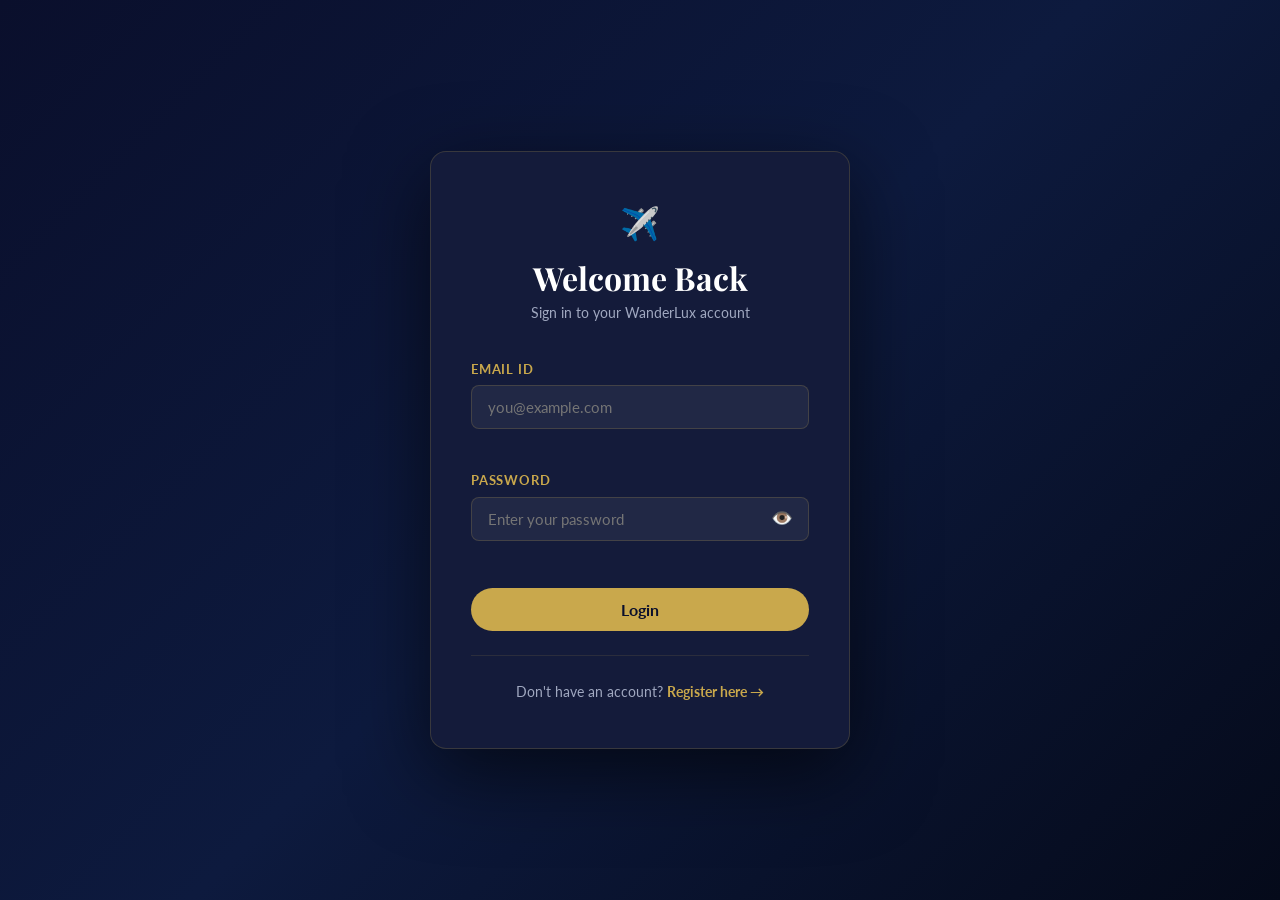
<file: login.html>
<!DOCTYPE html>
<html lang="en">
<head>
  <meta charset="UTF-8" />
  <meta name="viewport" content="width=device-width, initial-scale=1.0"/>
  <title>Login — WanderLux</title>
  <link rel="stylesheet" href="style.css" />
  <link href="https://fonts.googleapis.com/css2?family=Playfair+Display:wght@400;600;700;900&family=Lato:wght@300;400;700&display=swap" rel="stylesheet"/>
</head>
<body class="auth-body">

<!-- ===== CHECKPOINT 4: LOGIN PAGE ===== -->
<div class="auth-card login-card">
  <div class="auth-logo">✈️</div>
  <h1 class="auth-title">Welcome Back</h1>
  <p class="auth-sub">Sign in to your WanderLux account</p>

  <form id="loginForm" class="auth-form" novalidate>

    <!-- Email -->
    <div class="form-group">
      <label for="email">Email ID</label>
      <input type="email" id="email" name="email" placeholder="you@example.com" autocomplete="email" />
      <span class="error-msg" id="err-email"></span>
    </div>

    <!-- Password -->
    <div class="form-group">
      <label for="password">Password</label>
      <div class="password-wrap">
        <input type="password" id="password" name="password" placeholder="Enter your password" autocomplete="current-password" />
        <button type="button" class="toggle-eye" id="togglePass" aria-label="Toggle password visibility">👁️</button>
      </div>
      <span class="error-msg" id="err-password"></span>
    </div>

    <!-- Submit -->
    <button type="submit" class="btn-gold full-width" style="margin-top:0.5rem;">Login</button>
  </form>

  <hr class="auth-divider" />
  <p class="auth-link">Don't have an account? <a href="register.html">Register here →</a></p>
</div>

<script>
  // ===== SHOW / HIDE PASSWORD =====
  document.getElementById("togglePass").addEventListener("click", function () {
    const input = document.getElementById("password");
    input.type = input.type === "password" ? "text" : "password";
    this.textContent = input.type === "password" ? "👁️" : "🙈";
  });

  // ===== LOGIN FORM VALIDATION =====
  document.getElementById("loginForm").addEventListener("submit", function (e) {
    e.preventDefault();
    let valid = true;

    // Clear all errors
    document.querySelectorAll(".error-msg").forEach(el => el.textContent = "");

    const email    = document.getElementById("email").value.trim();
    const password = document.getElementById("password").value;

    // --- Email ---
    const emailRegex = /^[^\s@]+@[^\s@]+\.[^\s@]+$/;
    if (!email) {
      document.getElementById("err-email").textContent = "Email address is required.";
      valid = false;
    } else if (!emailRegex.test(email)) {
      document.getElementById("err-email").textContent = "Please enter a valid email address.";
      valid = false;
    }

    // --- Password ---
    if (!password) {
      document.getElementById("err-password").textContent = "Password is required.";
      valid = false;
    } else if (password.length < 8) {
      document.getElementById("err-password").textContent = "Password must be at least 8 characters.";
      valid = false;
    }

    // --- SUCCESS ---
    if (valid) {
      alert("✅ Login Successful! Welcome back to WanderLux.");
      setTimeout(() => {
        window.location.href = "index.html";;
      }, 1000);
    }
  });
</script>
</body>
</html>
</file>
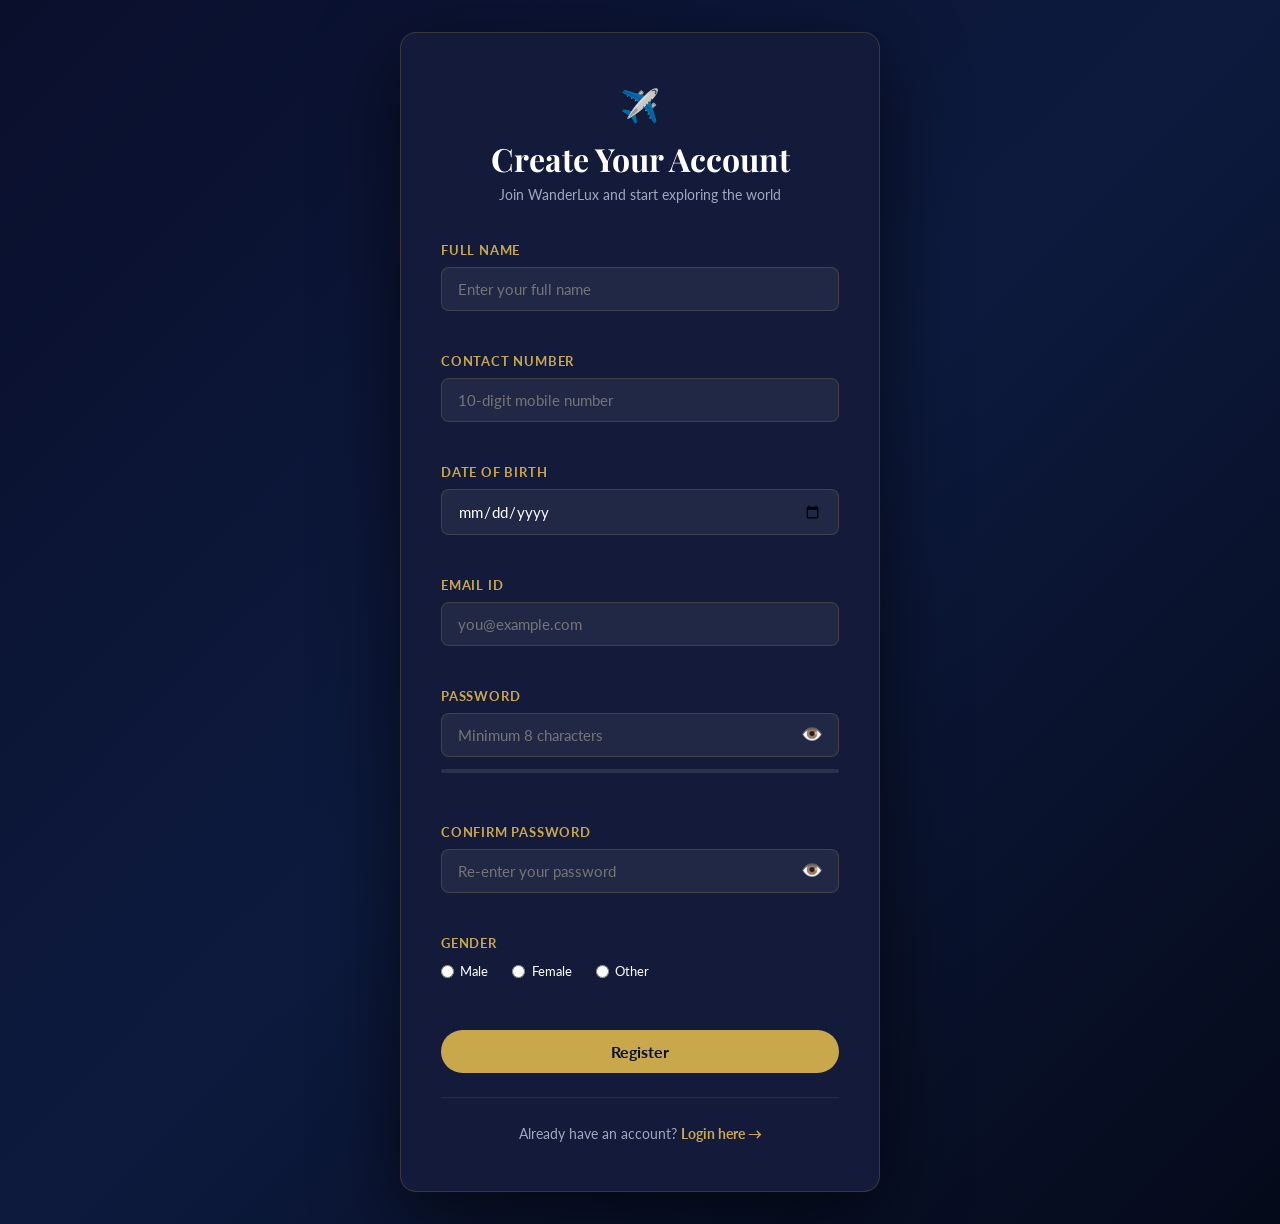
<file: register.html>
<!DOCTYPE html>
<html lang="en">
<head>
  <meta charset="UTF-8" />
  <meta name="viewport" content="width=device-width, initial-scale=1.0"/>
  <title>Register — WanderLux</title>
  <link rel="stylesheet" href="style.css" />
  <link href="https://fonts.googleapis.com/css2?family=Playfair+Display:wght@400;600;700;900&family=Lato:wght@300;400;700&display=swap" rel="stylesheet"/>
</head>
<body class="auth-body">

<!-- ===== CHECKPOINT 4: REGISTER PAGE ===== -->
<div class="auth-card register-card">
  <div class="auth-logo">✈️</div>
  <h1 class="auth-title">Create Your Account</h1>
  <p class="auth-sub">Join WanderLux and start exploring the world</p>

  <form id="registerForm" class="auth-form" novalidate>

    <!-- Full Name -->
    <div class="form-group">
      <label for="fullName">Full Name</label>
      <input type="text" id="fullName" name="fullName" placeholder="Enter your full name" autocomplete="name" />
      <span class="error-msg" id="err-fullName"></span>
    </div>

    <!-- Contact Number -->
    <div class="form-group">
      <label for="contact">Contact Number</label>
      <input type="tel" id="contact" name="contact" placeholder="10-digit mobile number" maxlength="10" autocomplete="tel" />
      <span class="error-msg" id="err-contact"></span>
    </div>

    <!-- Date of Birth -->
    <div class="form-group">
      <label for="dob">Date of Birth</label>
      <input type="date" id="dob" name="dob" autocomplete="bday" />
      <span class="error-msg" id="err-dob"></span>
    </div>

    <!-- Email -->
    <div class="form-group">
      <label for="email">Email ID</label>
      <input type="email" id="email" name="email" placeholder="you@example.com" autocomplete="email" />
      <span class="error-msg" id="err-email"></span>
    </div>

    <!-- Password -->
    <div class="form-group">
      <label for="password">Password</label>
      <div class="password-wrap">
        <input type="password" id="password" name="password" placeholder="Minimum 8 characters" autocomplete="new-password" />
        <button type="button" class="toggle-eye" id="togglePass" aria-label="Toggle password visibility">👁️</button>
      </div>
      <div class="strength-bar"><div class="strength-fill" id="strengthFill"></div></div>
      <span class="strength-label" id="strengthLabel"></span>
      <span class="error-msg" id="err-password"></span>
    </div>

    <!-- Confirm Password -->
    <div class="form-group">
      <label for="confirmPassword">Confirm Password</label>
      <div class="password-wrap">
        <input type="password" id="confirmPassword" name="confirmPassword" placeholder="Re-enter your password" autocomplete="new-password" />
        <button type="button" class="toggle-eye" id="toggleConfirm" aria-label="Toggle confirm password visibility">👁️</button>
      </div>
      <span class="error-msg" id="err-confirmPassword"></span>
    </div>

    <!-- Gender -->
    <div class="form-group">
      <label>Gender</label>
      <div class="radio-group">
        <label><input type="radio" name="gender" value="Male" /> Male</label>
        <label><input type="radio" name="gender" value="Female" /> Female</label>
        <label><input type="radio" name="gender" value="Other" /> Other</label>
      </div>
      <span class="error-msg" id="err-gender"></span>
    </div>

    <!-- Submit -->
    <button type="submit" class="btn-gold full-width" style="margin-top:0.5rem;">Register</button>
  </form>

  <hr class="auth-divider" />
  <p class="auth-link">Already have an account? <a href="login.html">Login here →</a></p>
</div>

<script>
  // ===== SET MAX DOB (must be 18+ years) =====
  window.addEventListener("DOMContentLoaded", () => {
    const today = new Date();
    const maxDob = new Date(today.getFullYear() - 18, today.getMonth(), today.getDate());
    const maxStr = maxDob.toISOString().split("T")[0];
    document.getElementById("dob").max = maxStr;
    document.getElementById("dob").value = "";
  });

  // ===== PASSWORD STRENGTH METER =====
  document.getElementById("password").addEventListener("input", function () {
    const val = this.value;
    const fill = document.getElementById("strengthFill");
    const label = document.getElementById("strengthLabel");

    let score = 0;
    if (val.length >= 8)  score++;
    if (/[A-Z]/.test(val)) score++;
    if (/[0-9]/.test(val)) score++;
    if (/[^A-Za-z0-9]/.test(val)) score++;

    if (val.length === 0) {
      fill.style.width = "0%";
      fill.style.background = "transparent";
      label.textContent = "";
      label.className = "strength-label";
    } else if (score <= 1) {
      fill.style.width = "25%";
      fill.style.background = "#e05252";
      label.textContent = "Weak";
      label.className = "strength-label weak";
    } else if (score === 2 || score === 3) {
      fill.style.width = "60%";
      fill.style.background = "#f0a500";
      label.textContent = "Medium";
      label.className = "strength-label medium";
    } else {
      fill.style.width = "100%";
      fill.style.background = "#4caf50";
      label.textContent = "Strong";
      label.className = "strength-label strong";
    }
  });

  // ===== TOGGLE PASSWORD VISIBILITY =====
  document.getElementById("togglePass").addEventListener("click", function () {
    const input = document.getElementById("password");
    input.type = input.type === "password" ? "text" : "password";
    this.textContent = input.type === "password" ? "👁️" : "🙈";
  });

  document.getElementById("toggleConfirm").addEventListener("click", function () {
    const input = document.getElementById("confirmPassword");
    input.type = input.type === "password" ? "text" : "password";
    this.textContent = input.type === "password" ? "👁️" : "🙈";
  });

  // ===== REGISTRATION FORM VALIDATION =====
  document.getElementById("registerForm").addEventListener("submit", function (e) {
    e.preventDefault();
    let valid = true;

    // Clear all errors
    document.querySelectorAll(".error-msg").forEach(el => el.textContent = "");

    const fullName = document.getElementById("fullName").value.trim();
    const contact  = document.getElementById("contact").value.trim();
    const dob      = document.getElementById("dob").value;
    const email    = document.getElementById("email").value.trim();
    const password = document.getElementById("password").value;
    const confirm  = document.getElementById("confirmPassword").value;
    const gender   = document.querySelector('input[name="gender"]:checked');

    // --- Full Name ---
    if (!fullName) {
      document.getElementById("err-fullName").textContent = "Full name is required.";
      valid = false;
    } else if (fullName.length < 3) {
      document.getElementById("err-fullName").textContent = "Name must be at least 3 characters.";
      valid = false;
    }

    // --- Contact ---
    const contactRegex = /^\d{10}$/;
    if (!contact) {
      document.getElementById("err-contact").textContent = "Contact number is required.";
      valid = false;
    } else if (!contactRegex.test(contact)) {
      document.getElementById("err-contact").textContent = "Enter a valid 10-digit mobile number.";
      valid = false;
    }

    // --- Date of Birth (age >= 18) ---
    if (!dob) {
      document.getElementById("err-dob").textContent = "Date of birth is required.";
      valid = false;
    } else {
      const birthDate = new Date(dob);
      const today = new Date();
      const age18 = new Date(birthDate.getFullYear() + 18, birthDate.getMonth(), birthDate.getDate());
      if (today < age18) {
        document.getElementById("err-dob").textContent = "You must be at least 18 years old.";
        valid = false;
      }
    }

    // --- Email ---
    const emailRegex = /^[^\s@]+@[^\s@]+\.[^\s@]+$/;
    if (!email) {
      document.getElementById("err-email").textContent = "Email address is required.";
      valid = false;
    } else if (!emailRegex.test(email)) {
      document.getElementById("err-email").textContent = "Please enter a valid email address.";
      valid = false;
    }

    // --- Password ---
    if (!password) {
      document.getElementById("err-password").textContent = "Password is required.";
      valid = false;
    } else if (password.length < 8) {
      document.getElementById("err-password").textContent = "Password must be at least 8 characters.";
      valid = false;
    }

    // --- Confirm Password ---
    if (!confirm) {
      document.getElementById("err-confirmPassword").textContent = "Please confirm your password.";
      valid = false;
    } else if (confirm !== password) {
      document.getElementById("err-confirmPassword").textContent = "Passwords do not match.";
      valid = false;
    }

    // --- Gender ---
    if (!gender) {
      document.getElementById("err-gender").textContent = "Please select your gender.";
      valid = false;
    }

    // --- SUCCESS ---
    if (valid) {
      alert("✅ Registration Successful! Welcome to WanderLux. Redirecting to login...");
      setTimeout(() => {
      window.location.href = "login.html";
      }, 1500);
    }
  });
</script>
</body>
</html>
</file>
<file: style.css>
/* ===================================================
   WanderLux Travel Agency — style.css
   Shared across index.html, register.html, login.html
   =================================================== */

/* ===== CSS VARIABLES ===== */
:root {
  --navy: #0a0f2c;
  --navy-light: #111936;
  --navy-card: #141b3a;
  --gold: #c9a84c;
  --gold-light: #e0c067;
  --gold-dim: rgba(201, 168, 76, 0.15);
  --white: #ffffff;
  --grey: #a0a8c0;
  --grey-light: #cdd0dc;
  --red: #e05252;
  --green: #4caf50;
  --font-head: 'Playfair Display', Georgia, serif;
  --font-body: 'Lato', Arial, sans-serif;
  --shadow-gold: 0 8px 32px rgba(201, 168, 76, 0.25);
  --shadow-card: 0 4px 24px rgba(0, 0, 0, 0.4);
  --radius: 12px;
  --radius-sm: 8px;
  --transition: 0.3s ease;
}

/* ===== RESET & BASE ===== */
*, *::before, *::after {
  box-sizing: border-box;
  margin: 0;
  padding: 0;
}

html {
  scroll-behavior: smooth;
  font-size: 16px;
}

body {
  background-color: var(--navy);
  color: var(--white);
  font-family: var(--font-body);
  line-height: 1.7;
  overflow-x: hidden;
}

img {
  max-width: 100%;
  display: block;
}

a {
  text-decoration: none;
  color: inherit;
}

ul {
  list-style: none;
}

/* ===== TYPOGRAPHY ===== */
h1, h2, h3, h4 {
  font-family: var(--font-head);
  line-height: 1.2;
}

.section-title {
  font-size: 2.6rem;
  font-weight: 700;
  color: var(--white);
  margin-bottom: 0.5rem;
}

.section-title.gold {
  color: var(--gold);
}

.section-sub {
  font-size: 1.05rem;
  color: var(--grey);
  margin-bottom: 2.5rem;
}

.section-header {
  text-align: center;
  margin-bottom: 3rem;
}

/* ===== BUTTONS ===== */
.btn-outline {
  display: inline-block;
  padding: 0.5rem 1.4rem;
  border: 2px solid var(--gold);
  color: var(--gold);
  border-radius: 50px;
  font-family: var(--font-body);
  font-size: 0.9rem;
  font-weight: 700;
  transition: background var(--transition), color var(--transition);
  cursor: pointer;
}
.btn-outline:hover {
  background: var(--gold);
  color: var(--navy);
}

.btn-filled {
  display: inline-block;
  padding: 0.5rem 1.4rem;
  background: var(--gold);
  color: var(--navy);
  border-radius: 50px;
  font-family: var(--font-body);
  font-size: 0.9rem;
  font-weight: 700;
  transition: background var(--transition), transform var(--transition);
  cursor: pointer;
}
.btn-filled:hover {
  background: var(--gold-light);
  transform: translateY(-2px);
}

.btn-gold {
  display: inline-block;
  padding: 0.75rem 2rem;
  background: var(--gold);
  color: var(--navy);
  border: none;
  border-radius: 50px;
  font-family: var(--font-body);
  font-size: 1rem;
  font-weight: 700;
  cursor: pointer;
  transition: background var(--transition), transform var(--transition), box-shadow var(--transition);
}
.btn-gold:hover {
  background: var(--gold-light);
  transform: translateY(-3px);
  box-shadow: var(--shadow-gold);
}

.full-width {
  width: 100%;
  text-align: center;
}

.btn-hero {
  display: inline-block;
  padding: 1rem 2.8rem;
  background: var(--gold);
  color: var(--navy);
  border-radius: 50px;
  font-family: var(--font-head);
  font-size: 1.15rem;
  font-weight: 700;
  letter-spacing: 1px;
  animation: pulse 2s infinite;
  cursor: pointer;
  transition: background var(--transition), transform var(--transition);
}
.btn-hero:hover {
  background: var(--gold-light);
  transform: scale(1.05);
  animation: none;
}

@keyframes pulse {
  0%   { box-shadow: 0 0 0 0 rgba(201, 168, 76, 0.6); }
  70%  { box-shadow: 0 0 0 18px rgba(201, 168, 76, 0); }
  100% { box-shadow: 0 0 0 0 rgba(201, 168, 76, 0); }
}

/* ===== NAVBAR ===== */
.navbar {
  position: sticky;
  top: 0;
  z-index: 1000;
  width: 100%;
  background: var(--navy);
  display: flex;
  align-items: center;
  justify-content: space-between;
  padding: 0 2.5rem;
  height: 70px;
  border-bottom: 1px solid rgba(201, 168, 76, 0.15);
  box-shadow: 0 2px 20px rgba(0,0,0,0.4);
}

.nav-logo {
  display: flex;
  align-items: center;
  gap: 0.5rem;
  flex-shrink: 0;
}

.logo-icon {
  font-size: 1.6rem;
}

.logo-text {
  font-family: var(--font-head);
  font-size: 1.5rem;
  font-weight: 700;
  color: var(--gold);
  letter-spacing: 1px;
}

.nav-links {
  display: flex;
  align-items: center;
  gap: 0.2rem;
  flex: 1;
  justify-content: center;
}

.nav-links li {
  position: relative;
}

.nav-links a {
  display: block;
  padding: 0.5rem 1rem;
  font-family: var(--font-body);
  font-size: 0.92rem;
  font-weight: 700;
  color: var(--white);
  letter-spacing: 0.5px;
  transition: color var(--transition);
  position: relative;
}

.nav-links a::after {
  content: '';
  position: absolute;
  bottom: 0;
  left: 50%;
  transform: translateX(-50%);
  width: 0;
  height: 2px;
  background: var(--gold);
  transition: width var(--transition);
}

.nav-links a:hover::after,
.nav-links a:focus::after {
  width: 70%;
}

.nav-links a:hover {
  color: var(--gold);
}

/* Dropdown */
.dropdown:hover .dropdown-menu {
  opacity: 1;
  visibility: visible;
  transform: translateY(0);
}

.dropdown-menu {
  position: absolute;
  top: calc(100% + 8px);
  left: 0;
  background: var(--navy-card);
  border: 1px solid rgba(201, 168, 76, 0.2);
  border-radius: var(--radius-sm);
  min-width: 180px;
  padding: 0.5rem 0;
  box-shadow: 0 12px 40px rgba(0,0,0,0.5);
  opacity: 0;
  visibility: hidden;
  transform: translateY(-10px);
  transition: opacity 0.25s ease, transform 0.25s ease, visibility 0.25s ease;
  z-index: 999;
}

.dropdown-menu li a {
  padding: 0.65rem 1.2rem;
  font-size: 0.9rem;
  white-space: nowrap;
  color: var(--grey-light);
}
.dropdown-menu li a::after { display: none; }
.dropdown-menu li a:hover {
  color: var(--gold);
  background: rgba(201, 168, 76, 0.07);
}

.arrow {
  font-size: 0.7rem;
  margin-left: 2px;
}

.nav-auth {
  display: flex;
  align-items: center;
  gap: 0.75rem;
  flex-shrink: 0;
}

.hamburger {
  display: none;
  background: none;
  border: none;
  color: var(--gold);
  font-size: 1.6rem;
  cursor: pointer;
}

/* ===== HERO ===== */
.hero {
  position: relative;
  width: 100%;
  height: 90vh;
  min-height: 500px;
  background-image: url('https://images.unsplash.com/photo-1506905925346-21bda4d32df4?w=1600&auto=format&fit=crop');
  background-size: cover;
  background-position: center;
  background-attachment: fixed;
  display: flex;
  align-items: center;
  justify-content: center;
}

.hero-overlay {
  position: absolute;
  inset: 0;
  background: rgba(0, 0, 0, 0.45);
}

.hero-content {
  position: relative;
  z-index: 2;
  text-align: center;
  display: flex;
  flex-direction: column;
  align-items: center;
  gap: 1.5rem;
  padding: 0 1rem;
}

.hero-tagline {
  font-size: 1.4rem;
  letter-spacing: 4px;
  color: var(--gold);
  text-transform: uppercase;
  font-family: var(--font-body);
  font-weight: 300;
}

.hero-heading {
  font-size: 4rem;
  font-family: var(--font-head);
  font-weight: 900;
  color: var(--white);
  text-shadow: 0 4px 20px rgba(0,0,0,0.5);
  transition: opacity 0.3s ease;
}

.hero-heading.fade-out {
  opacity: 0;
  transform: translateY(8px);
  transition: opacity 0.3s ease, transform 0.3s ease;
}

.hero-heading.fade-in {
  opacity: 1;
  transform: translateY(0);
  transition: opacity 0.3s ease, transform 0.3s ease;
}

/* ===== BOOKING SECTION ===== */
.booking-section {
  display: grid;
  grid-template-columns: 1fr 1fr;
  min-height: 600px;
}

.booking-image {
  overflow: hidden;
}

.booking-image img {
  width: 100%;
  height: 100%;
  object-fit: cover;
}

.booking-form-wrap {
  background: var(--navy-card);
  padding: 3.5rem 3rem;
  display: flex;
  flex-direction: column;
  justify-content: center;
}

.booking-form-wrap .section-title {
  text-align: center;
  margin-bottom: 2rem;
}

.booking-form {
  display: flex;
  flex-direction: column;
  gap: 1.2rem;
}

.form-group {
  display: flex;
  flex-direction: column;
  gap: 0.35rem;
}

.form-group label {
  font-size: 0.85rem;
  font-weight: 700;
  letter-spacing: 0.8px;
  color: var(--gold);
  text-transform: uppercase;
}

.form-group input,
.form-group select,
.form-group textarea {
  background: rgba(255,255,255,0.06);
  border: 1px solid rgba(201, 168, 76, 0.25);
  border-radius: var(--radius-sm);
  padding: 0.75rem 1rem;
  color: var(--white);
  font-family: var(--font-body);
  font-size: 0.95rem;
  transition: border-color var(--transition), background var(--transition);
  width: 100%;
}

.form-group input:focus,
.form-group select:focus,
.form-group textarea:focus {
  outline: none;
  border-color: var(--gold);
  background: rgba(201, 168, 76, 0.07);
}

.form-group select option {
  background: var(--navy-card);
  color: var(--white);
}

.form-group textarea {
  resize: vertical;
}

.char-counter {
  font-size: 0.78rem;
  color: var(--grey);
  text-align: right;
}
.char-counter.red { color: var(--red); }
.char-counter.green { color: var(--green); }

.error-msg {
  font-size: 0.8rem;
  color: var(--red);
  min-height: 1rem;
}

/* ===== PACKAGES SECTION ===== */
.packages-section {
  padding: 5rem 2.5rem;
  background: var(--navy);
}

.packages-grid {
  display: grid;
  grid-template-columns: repeat(3, 1fr);
  gap: 2rem;
  max-width: 1200px;
  margin: 0 auto;
}

.package-card {
  background: var(--navy-card);
  border-radius: var(--radius);
  overflow: hidden;
  border: 1px solid rgba(201, 168, 76, 0.12);
  transition: transform var(--transition), box-shadow var(--transition);
}

.package-card:hover {
  transform: translateY(-8px);
  box-shadow: 0 16px 48px rgba(201, 168, 76, 0.2);
}

.package-card img {
  width: 100%;
  height: 200px;
  object-fit: cover;
}

.card-body {
  padding: 1.4rem;
  display: flex;
  flex-direction: column;
  gap: 0.6rem;
}

.card-body h3 {
  font-size: 1.2rem;
  color: var(--gold);
}

.card-body p {
  font-size: 0.88rem;
  color: var(--grey);
  line-height: 1.5;
}

.card-footer {
  display: flex;
  justify-content: space-between;
  align-items: center;
  margin-top: 0.25rem;
}

.stars {
  font-size: 0.8rem;
}

.price {
  font-family: var(--font-head);
  font-size: 1.1rem;
  font-weight: 700;
  color: var(--gold);
}

/* ===== SERVICES SECTION ===== */
.services-section {
  padding: 5rem 2.5rem;
  background: var(--navy-light);
}

.services-grid {
  display: grid;
  grid-template-columns: repeat(3, 1fr);
  gap: 2rem;
  max-width: 1100px;
  margin: 0 auto;
}

.service-card {
  background: var(--navy-card);
  border: 1px solid rgba(201, 168, 76, 0.12);
  border-radius: var(--radius);
  padding: 2.5rem 2rem;
  text-align: center;
  transition: transform var(--transition), box-shadow var(--transition), border-color var(--transition);
}

.service-card:hover {
  transform: translateY(-6px);
  box-shadow: var(--shadow-gold);
  border-color: rgba(201, 168, 76, 0.4);
}

.service-icon {
  display: block;
  font-size: 2.8rem;
  margin-bottom: 1rem;
}

.service-card h3 {
  font-size: 1.1rem;
  color: var(--gold);
  margin-bottom: 0.6rem;
}

.service-card p {
  font-size: 0.88rem;
  color: var(--grey);
  line-height: 1.6;
}

/* ===== GALLERY SECTION ===== */
.gallery-section {
  padding: 5rem 2.5rem;
  background: var(--navy);
}

.gallery-grid {
  display: grid;
  grid-template-columns: repeat(4, 1fr);
  gap: 1rem;
  max-width: 1200px;
  margin: 0 auto;
}

.gallery-item {
  position: relative;
  overflow: hidden;
  border-radius: var(--radius-sm);
  cursor: pointer;
}

.gallery-item img {
  width: 100%;
  height: 250px;
  object-fit: cover;
  transition: transform 0.3s ease;
  display: block;
}

.gallery-item:hover img {
  transform: scale(1.08);
  z-index: 10;
  box-shadow: 0 20px 40px rgba(201, 168, 76, 0.4);
}

.gallery-overlay {
  position: absolute;
  inset: 0;
  background: rgba(10, 15, 44, 0.5);
  display: flex;
  align-items: center;
  justify-content: center;
  opacity: 0;
  transition: opacity 0.3s ease;
  z-index: 5;
}

.gallery-item:hover .gallery-overlay {
  opacity: 1;
}

.gallery-overlay span {
  font-size: 2.5rem;
  animation: heartBeat 0.6s ease;
}

@keyframes heartBeat {
  0%   { transform: scale(0); }
  60%  { transform: scale(1.3); }
  100% { transform: scale(1); }
}

/* ===== ABOUT SECTION ===== */
.about-section {
  display: grid;
  grid-template-columns: 1fr 1fr;
  min-height: 600px;
  background: var(--navy-light);
}

.about-image {
  overflow: hidden;
}

.about-image img {
  width: 100%;
  height: 100%;
  object-fit: cover;
}

.about-content {
  padding: 4rem 3.5rem;
  display: flex;
  flex-direction: column;
  justify-content: center;
  gap: 1.5rem;
}

.subtitle-gold {
  font-family: var(--font-body);
  font-size: 0.85rem;
  font-weight: 700;
  letter-spacing: 2px;
  text-transform: uppercase;
  color: var(--gold);
}

.about-para {
  font-size: 0.97rem;
  color: var(--grey-light);
  line-height: 1.8;
}

.stats-grid {
  display: grid;
  grid-template-columns: repeat(4, 1fr);
  gap: 1rem;
}

.stat-box {
  background: var(--navy-card);
  border: 1px solid rgba(201, 168, 76, 0.2);
  border-radius: var(--radius-sm);
  padding: 1.2rem 0.8rem;
  text-align: center;
  display: flex;
  flex-direction: column;
  align-items: center;
  gap: 0.3rem;
  transition: transform var(--transition), border-color var(--transition);
}

.stat-box:hover {
  transform: translateY(-4px);
  border-color: var(--gold);
}

.stat-icon {
  font-size: 1.5rem;
}

.stat-num {
  font-family: var(--font-head);
  font-size: 1.3rem;
  font-weight: 700;
  color: var(--gold);
}

.stat-label {
  font-size: 0.75rem;
  color: var(--grey);
  text-transform: uppercase;
  letter-spacing: 0.5px;
}

.why-list {
  display: flex;
  flex-direction: column;
  gap: 0.6rem;
}

.why-list li {
  font-size: 0.92rem;
  color: var(--grey-light);
  display: flex;
  align-items: flex-start;
  gap: 0.6rem;
}

.check {
  color: var(--gold);
  font-weight: 900;
  flex-shrink: 0;
  margin-top: 2px;
}

/* ===== FOOTER ===== */
.footer {
  background: #060b1e;
  padding: 4rem 2.5rem 0;
}

.footer-grid {
  display: grid;
  grid-template-columns: 2fr 1fr 1.5fr;
  gap: 3rem;
  max-width: 1200px;
  margin: 0 auto;
  padding-bottom: 3rem;
  border-bottom: 1px solid rgba(201, 168, 76, 0.12);
}

.footer-logo {
  font-family: var(--font-head);
  font-size: 1.5rem;
  font-weight: 700;
  color: var(--gold);
  margin-bottom: 0.75rem;
}

.footer-tagline {
  font-size: 1rem;
  color: var(--grey);
  font-style: italic;
  margin-bottom: 0.75rem;
}

.footer-desc {
  font-size: 0.88rem;
  color: var(--grey);
  line-height: 1.7;
}

.footer-links h4,
.footer-social h4 {
  font-family: var(--font-head);
  font-size: 1.1rem;
  color: var(--gold);
  margin-bottom: 1.2rem;
}

.footer-links ul {
  display: flex;
  flex-direction: column;
  gap: 0.6rem;
}

.footer-links a {
  font-size: 0.9rem;
  color: var(--grey);
  transition: color var(--transition);
}

.footer-links a:hover {
  color: var(--gold);
}

.social-icons {
  display: flex;
  gap: 0.75rem;
  margin-bottom: 1.5rem;
  flex-wrap: wrap;
}

.social-btn {
  display: inline-flex;
  align-items: center;
  justify-content: center;
  width: 42px;
  height: 42px;
  background: var(--navy-card);
  border: 1px solid rgba(201, 168, 76, 0.2);
  border-radius: 50%;
  font-size: 1.1rem;
  transition: background var(--transition), border-color var(--transition), transform var(--transition);
}

.social-btn:hover {
  background: var(--gold-dim);
  border-color: var(--gold);
  transform: translateY(-3px);
}

.footer-contact p {
  font-size: 0.88rem;
  color: var(--grey);
  margin-bottom: 0.4rem;
}

.footer-bottom {
  text-align: center;
  padding: 1.5rem;
  font-size: 0.85rem;
  color: var(--grey);
}

/* ===== AUTH PAGES (register.html & login.html) ===== */
.auth-body {
  min-height: 100vh;
  background: linear-gradient(135deg, #0a0f2c 0%, #0d1a3e 50%, #050a1a 100%);
  display: flex;
  align-items: center;
  justify-content: center;
  padding: 2rem 1rem;
  font-family: var(--font-body);
}

.auth-card {
  background: var(--navy-card);
  border: 1px solid rgba(201, 168, 76, 0.2);
  border-radius: 16px;
  box-shadow: 0 24px 80px rgba(0, 0, 0, 0.6);
  padding: 2.8rem 2.5rem;
  width: 100%;
}

.auth-card.register-card {
  max-width: 480px;
}

.auth-card.login-card {
  max-width: 420px;
}

.auth-logo {
  text-align: center;
  margin-bottom: 0.5rem;
  font-size: 2rem;
}

.auth-title {
  font-family: var(--font-head);
  font-size: 2rem;
  font-weight: 700;
  color: var(--white);
  text-align: center;
  margin-bottom: 0.25rem;
}

.auth-sub {
  text-align: center;
  font-size: 0.9rem;
  color: var(--grey);
  margin-bottom: 2rem;
}

.auth-form {
  display: flex;
  flex-direction: column;
  gap: 1.1rem;
}

.auth-form .form-group label {
  font-size: 0.82rem;
  font-weight: 700;
  letter-spacing: 0.8px;
  color: var(--gold);
  text-transform: uppercase;
}

.auth-form .form-group input {
  background: rgba(255,255,255,0.06);
  border: 1px solid rgba(201, 168, 76, 0.2);
  border-radius: var(--radius-sm);
  padding: 0.75rem 1rem;
  color: var(--white);
  font-family: var(--font-body);
  font-size: 0.95rem;
  transition: border-color var(--transition), background var(--transition);
  width: 100%;
}

.auth-form .form-group input:focus {
  outline: none;
  border-color: var(--gold);
  background: rgba(201, 168, 76, 0.07);
}

/* Password field with toggle */
.password-wrap {
  position: relative;
}

.password-wrap input {
  padding-right: 3rem !important;
}

.toggle-eye {
  position: absolute;
  right: 1rem;
  top: 50%;
  transform: translateY(-50%);
  background: none;
  border: none;
  color: var(--grey);
  cursor: pointer;
  font-size: 1.1rem;
  transition: color var(--transition);
  padding: 0;
  line-height: 1;
}

.toggle-eye:hover {
  color: var(--gold);
}

/* Strength meter */
.strength-bar {
  height: 4px;
  border-radius: 2px;
  background: rgba(255,255,255,0.1);
  margin-top: 0.4rem;
  overflow: hidden;
}

.strength-fill {
  height: 100%;
  width: 0%;
  border-radius: 2px;
  transition: width 0.4s ease, background 0.4s ease;
}

.strength-label {
  font-size: 0.78rem;
  margin-top: 0.2rem;
  color: var(--grey);
}
.strength-label.weak   { color: var(--red); }
.strength-label.medium { color: #f0a500; }
.strength-label.strong { color: var(--green); }

/* Gender radio group */
.radio-group {
  display: flex;
  gap: 1.5rem;
  flex-wrap: wrap;
}

.radio-group label {
  display: flex;
  align-items: center;
  gap: 0.4rem;
  cursor: pointer;
  font-size: 0.92rem;
  color: var(--white) !important;
  text-transform: none !important;
  letter-spacing: normal !important;
  font-weight: 400 !important;
}

.radio-group input[type="radio"] {
  accent-color: var(--gold);
  width: auto !important;
}

/* Auth link */
.auth-link {
  text-align: center;
  margin-top: 1.2rem;
  font-size: 0.88rem;
  color: var(--grey);
}

.auth-link a {
  color: var(--gold);
  font-weight: 700;
  transition: color var(--transition);
}

.auth-link a:hover {
  color: var(--gold-light);
}

/* Divider */
.auth-divider {
  border: none;
  border-top: 1px solid rgba(201, 168, 76, 0.12);
  margin: 1.5rem 0;
}

/* ===== RESPONSIVE MEDIA QUERIES ===== */
@media (max-width: 1024px) {
  .packages-grid {
    grid-template-columns: repeat(2, 1fr);
  }
  .gallery-grid {
    grid-template-columns: repeat(3, 1fr);
  }
  .stats-grid {
    grid-template-columns: repeat(2, 1fr);
  }
}

@media (max-width: 768px) {
  /* Navbar mobile */
  .hamburger {
    display: block;
  }

  .nav-links {
    display: none;
    position: absolute;
    top: 70px;
    left: 0;
    right: 0;
    background: var(--navy-card);
    flex-direction: column;
    align-items: flex-start;
    padding: 1rem 1.5rem;
    gap: 0;
    border-bottom: 2px solid rgba(201, 168, 76, 0.15);
    z-index: 999;
  }

  .nav-links.open {
    display: flex;
  }

  .nav-links li {
    width: 100%;
  }

  .nav-links a {
    padding: 0.75rem 0;
    border-bottom: 1px solid rgba(255,255,255,0.05);
  }

  .dropdown-menu {
    position: static;
    opacity: 1;
    visibility: visible;
    transform: none;
    box-shadow: none;
    background: rgba(255,255,255,0.04);
    padding-left: 1rem;
  }

  .nav-auth {
    display: none;
  }

  /* Hero */
  .hero-heading {
    font-size: 2.4rem;
  }

  .hero-tagline {
    font-size: 1rem;
    letter-spacing: 2px;
  }

  /* Booking */
  .booking-section {
    grid-template-columns: 1fr;
  }

  .booking-image {
    height: 250px;
  }

  .booking-form-wrap {
    padding: 2rem 1.5rem;
  }

  /* Packages */
  .packages-section,
  .services-section,
  .gallery-section {
    padding: 3rem 1.2rem;
  }

  .packages-grid {
    grid-template-columns: 1fr;
  }

  /* Services */
  .services-grid {
    grid-template-columns: repeat(2, 1fr);
  }

  /* Gallery */
  .gallery-grid {
    grid-template-columns: repeat(2, 1fr);
  }

  /* About */
  .about-section {
    grid-template-columns: 1fr;
  }

  .about-image {
    height: 300px;
  }

  .about-content {
    padding: 2.5rem 1.5rem;
  }

  .stats-grid {
    grid-template-columns: repeat(2, 1fr);
  }

  /* Footer */
  .footer-grid {
    grid-template-columns: 1fr;
    gap: 2rem;
  }

  /* Section titles */
  .section-title {
    font-size: 1.9rem;
  }
}

@media (max-width: 480px) {
  .navbar {
    padding: 0 1.2rem;
  }

  .hero-heading {
    font-size: 1.8rem;
  }

  .services-grid {
    grid-template-columns: 1fr;
  }

  .gallery-grid {
    grid-template-columns: 1fr 1fr;
  }

  .gallery-item img {
    height: 160px;
  }

  .stats-grid {
    grid-template-columns: repeat(2, 1fr);
  }

  .auth-card {
    padding: 2rem 1.5rem;
  }

  .auth-title {
    font-size: 1.6rem;
  }
}
</file>
